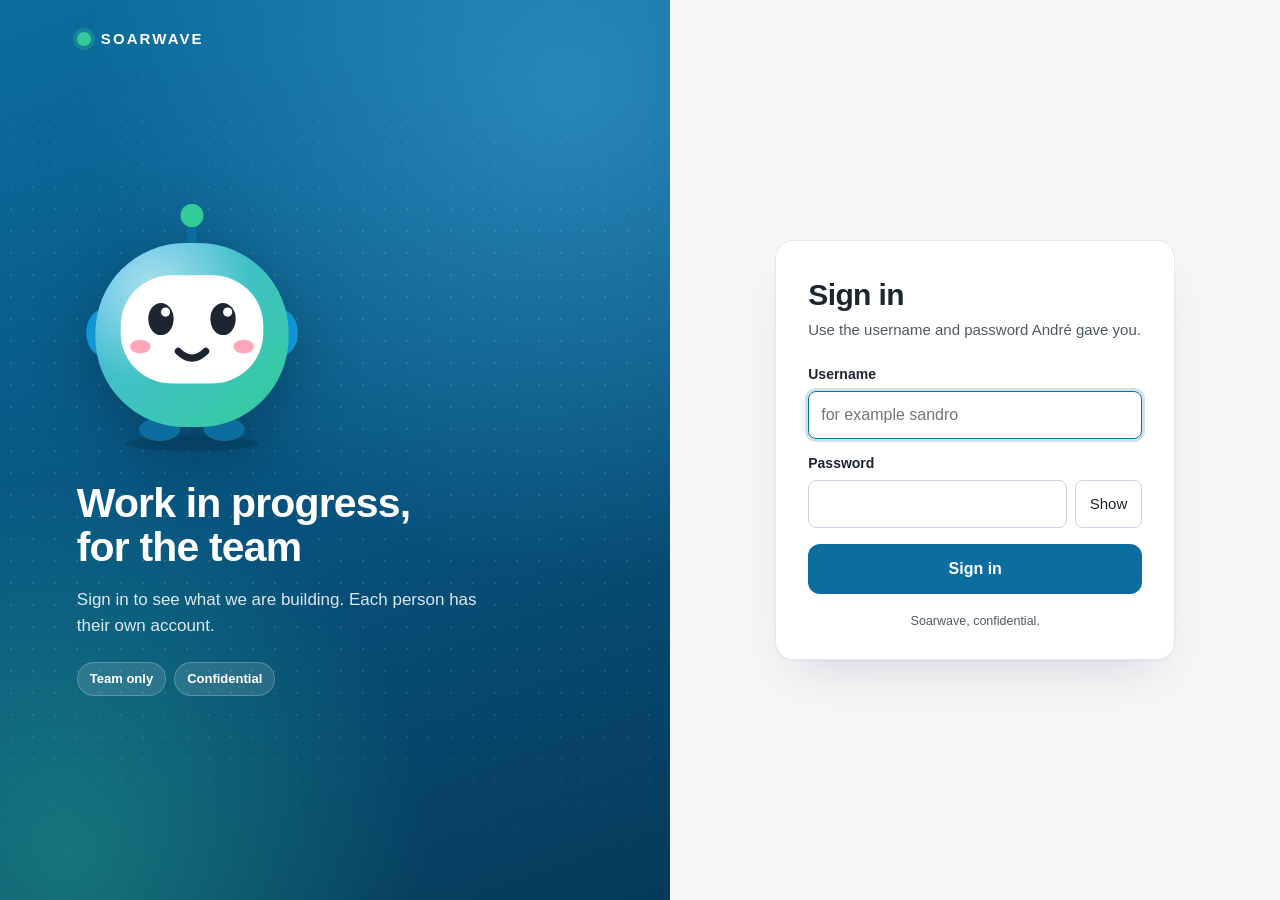
<file: index.html>
<!doctype html>
<html lang="en">
<head>
<meta charset="utf-8">
<meta name="viewport" content="width=device-width, initial-scale=1, viewport-fit=cover">
<meta http-equiv="Content-Security-Policy" content="default-src 'self'; img-src 'self' blob:; connect-src 'self'; style-src 'self'; script-src 'self'; object-src 'none'; base-uri 'none'; form-action 'none'">
<meta name="referrer" content="no-referrer">
<meta name="robots" content="noindex, nofollow, noarchive">
<meta name="color-scheme" content="light">
<title>Sign in</title>
<link rel="icon" href="favicon.svg" type="image/svg+xml">
<link rel="stylesheet" href="style.css">
<script src="app.js" defer></script>
</head>
<body>
<main id="login" class="login" hidden>
  <section class="login-hero" aria-hidden="true">
    <div class="hero-brand"><span class="hero-dot"></span>SOARWAVE</div>
    <svg class="buddy" viewBox="0 0 200 220" width="200" height="220">
      <defs>
        <linearGradient id="bodyg" x1="0" y1="0" x2="1" y2="1"><stop offset="0" stop-color="#4CB8EC"/><stop offset="1" stop-color="#33CC99"/></linearGradient>
        <radialGradient id="shine" cx="0.3" cy="0.25" r="0.5"><stop offset="0" stop-color="#ffffff" stop-opacity=".55"/><stop offset="1" stop-color="#ffffff" stop-opacity="0"/></radialGradient>
      </defs>
      <ellipse cx="100" cy="208" rx="58" ry="7" fill="#06324a" opacity=".35"/>
      <g class="buddy-bob">
        <rect x="96" y="12" width="8" height="30" rx="4" fill="#0B6E9E"/>
        <circle class="bulb" cx="100" cy="10" r="10" fill="#33CC99"/>
        <ellipse cx="22" cy="112" rx="14" ry="20" fill="#1195D4"/>
        <ellipse class="wave" cx="178" cy="112" rx="14" ry="20" fill="#1195D4"/>
        <ellipse cx="72" cy="196" rx="18" ry="10" fill="#0B6E9E"/>
        <ellipse cx="128" cy="196" rx="18" ry="10" fill="#0B6E9E"/>
        <rect x="16" y="34" width="168" height="160" rx="78" fill="url(#bodyg)"/>
        <rect x="16" y="34" width="168" height="160" rx="78" fill="url(#shine)"/>
        <rect x="38" y="62" width="124" height="94" rx="44" fill="#ffffff"/>
        <ellipse class="eye" cx="73" cy="100" rx="11" ry="14" fill="#1D2630"/>
        <ellipse class="eye" cx="127" cy="100" rx="11" ry="14" fill="#1D2630"/>
        <circle cx="77" cy="94" r="4" fill="#fff"/><circle cx="131" cy="94" r="4" fill="#fff"/>
        <ellipse cx="55" cy="124" rx="9" ry="6" fill="#FF9DB0" opacity=".9"/>
        <ellipse cx="145" cy="124" rx="9" ry="6" fill="#FF9DB0" opacity=".9"/>
        <path d="M88 128 Q100 140 112 128" stroke="#1D2630" stroke-width="6" fill="none" stroke-linecap="round"/>
      </g>
    </svg>
    <h2 class="hero-title">Work in progress, for the team</h2>
    <p class="hero-text">Sign in to see what we are building. Each person has their own account.</p>
    <ul class="hero-facts"><li>Team only</li><li>Confidential</li></ul>
  </section>
  <section class="login-side">
    <form id="login-form" class="login-card" method="post" novalidate>
      <h1>Sign in</h1>
      <p class="login-sub">Use the username and password André gave you.</p>
      <label for="user">Username</label>
      <input id="user" name="username" type="text" autocomplete="username" autocapitalize="none" autocorrect="off" spellcheck="false" placeholder="for example sandro" required>
      <label for="pass">Password</label>
      <div class="pass-wrap">
        <input id="pass" name="password" type="password" autocomplete="current-password" autocapitalize="none" autocorrect="off" spellcheck="false" required>
        <button id="toggle-pass" class="ghost" type="button" aria-controls="pass" aria-pressed="false">Show</button>
      </div>
      <p id="login-error" class="error" role="alert" aria-live="assertive"></p>
      <button id="login-btn" class="primary" type="submit">Sign in</button>
      <p class="login-foot">Soarwave, confidential.</p>
    </form>
  </section>
</main>

<div id="app" hidden>
  <header class="top">
    <div class="top-title">
      <span class="mark" aria-hidden="true"></span>
      <span id="app-title"></span>
    </div>
    <div class="top-right">
      <span id="who" class="who"></span>
      <button id="signout" class="ghost" type="button">Sign out</button>
    </div>
  </header>
  <p class="notice" id="notice"></p>
  <div id="rows"></div>
  <footer class="foot" id="foot"></footer>
</div>

<div id="viewer" class="viewer" hidden role="dialog" aria-modal="true" aria-labelledby="v-title">
  <div class="v-bar">
    <button id="v-close" class="vbtn" type="button" aria-label="Close">Close</button>
    <div class="v-caption"><span id="v-title"></span><span id="v-count" class="v-count"></span></div>
    <div class="v-zoom">
      <button id="v-out" class="vbtn" type="button" aria-label="Zoom out">&minus;</button>
      <button id="v-fit" class="vbtn" type="button" aria-label="Fit to screen">Fit</button>
      <button id="v-in" class="vbtn" type="button" aria-label="Zoom in">+</button>
    </div>
  </div>
  <div id="v-stage" class="v-stage">
    <img id="v-img" alt="" draggable="false">
    <p id="v-loading" class="v-loading" hidden>Loading</p>
  </div>
  <button id="v-prev" class="vnav vprev" type="button" aria-label="Previous board">&#8249;</button>
  <button id="v-next" class="vnav vnext" type="button" aria-label="Next board">&#8250;</button>
</div>
<noscript><p class="noscript">This page needs JavaScript to sign in.</p></noscript>
</body>
</html>
</file>
<file: style.css>
:root {
  --brand: #0B6E9E;
  --brand-hover: #075274;
  --ink: #1D2630;
  --ink-muted: #4B5B66;
  --line: #E2E8F0;
  --edge: #CBD5E1;
  --page: #F6F6F8;
  --card: #FFFFFF;
  --error: #B91C1C;
  --error-bg: #FEF2F2;
  --stage: #0B0F17;
  --font: -apple-system, BlinkMacSystemFont, "Segoe UI", Roboto, "Helvetica Neue", Arial, system-ui, sans-serif;
  --radius: 12px;
}
* { box-sizing: border-box; }
[hidden] { display: none !important; }
html { -webkit-text-size-adjust: 100%; }
body {
  margin: 0;
  background: var(--page);
  color: var(--ink);
  font: 16px/1.5 var(--font);
}
button { font: inherit; cursor: pointer; }
:focus-visible { outline: 3px solid var(--brand); outline-offset: 2px; }

/* Sign in */
.login {
  min-height: 100vh;
  min-height: 100dvh;
  display: grid;
  place-items: center;
  padding: 24px 16px;
}
.login-card {
  width: 100%;
  max-width: 380px;
  background: var(--card);
  border: 1px solid var(--line);
  border-radius: var(--radius);
  padding: 28px 24px 24px;
  box-shadow: 0 1px 2px rgba(29, 38, 48, .06), 0 8px 24px rgba(29, 38, 48, .06);
}
.login-card h1 { margin: 0 0 4px; font-size: 24px; line-height: 1.2; letter-spacing: -.01em; }
.login-sub { margin: 0 0 20px; color: var(--ink-muted); font-size: 15px; }
.login-card label { display: block; font-weight: 600; font-size: 14px; margin: 14px 0 6px; }
.login-card input {
  width: 100%;
  font: inherit;
  font-size: 16px;
  color: var(--ink);
  background: #fff;
  border: 1px solid var(--edge);
  border-radius: 8px;
  padding: 10px 12px;
  min-height: 44px;
}
.login-card input:focus { border-color: var(--brand); outline: 3px solid rgba(11, 110, 158, .2); outline-offset: 0; }
.login-card input[aria-invalid="true"] { border-color: var(--error); }
.pass-wrap { display: flex; gap: 8px; }
.pass-wrap input { flex: 1; min-width: 0; }
.ghost {
  background: transparent;
  border: 1px solid var(--edge);
  border-radius: 8px;
  color: var(--ink);
  padding: 8px 14px;
  min-height: 44px;
  font-size: 15px;
  white-space: nowrap;
}
.ghost:hover { border-color: var(--ink-muted); }
.primary {
  width: 100%;
  margin-top: 4px;
  min-height: 46px;
  border: 0;
  border-radius: 8px;
  background: var(--brand);
  color: #fff;
  font-weight: 600;
  font-size: 16px;
}
.primary:hover { background: var(--brand-hover); }
.primary:disabled { opacity: .7; cursor: progress; }
.error {
  min-height: 0;
  margin: 14px 0 10px;
  font-size: 14px;
  color: var(--error);
}
.error:empty { margin: 10px 0 6px; }
.error:not(:empty) { background: var(--error-bg); border-radius: 8px; padding: 10px 12px; }
.noscript { text-align: center; padding: 40px 16px; }

/* App */
.top {
  position: sticky;
  top: 0;
  z-index: 5;
  display: flex;
  align-items: center;
  justify-content: space-between;
  gap: 12px;
  padding: 10px 24px;
  padding-top: max(10px, env(safe-area-inset-top));
  background: rgba(255, 255, 255, .94);
  border-bottom: 1px solid var(--line);
  backdrop-filter: saturate(1.4) blur(8px);
  -webkit-backdrop-filter: saturate(1.4) blur(8px);
}
.top-title { display: flex; align-items: center; gap: 10px; font-weight: 700; font-size: 18px; min-width: 0; }
.top-title span:last-child { overflow: hidden; text-overflow: ellipsis; white-space: nowrap; }
.mark { width: 14px; height: 14px; border-radius: 4px; background: var(--brand); flex: none; }
.top-right { display: flex; align-items: center; gap: 12px; flex: none; }
.who { color: var(--ink-muted); font-size: 14px; }
.notice {
  margin: 16px 24px 0;
  font-size: 14px;
  color: var(--ink-muted);
}
#rows { padding: 8px 24px 24px; }
.row { margin-top: 28px; }
.row h2 { margin: 0 0 12px; font-size: 19px; line-height: 1.3; letter-spacing: -.01em; }
.grid {
  display: grid;
  grid-template-columns: repeat(auto-fill, minmax(260px, 1fr));
  gap: 16px;
}
.card {
  display: flex;
  flex-direction: column;
  text-align: left;
  padding: 0;
  background: var(--card);
  border: 1px solid var(--line);
  border-radius: var(--radius);
  overflow: hidden;
  color: inherit;
  transition: border-color .15s, box-shadow .15s;
}
.card:hover { border-color: var(--edge); box-shadow: 0 6px 18px rgba(29, 38, 48, .08); }
.thumb {
  aspect-ratio: 16 / 10;
  background: #EDF0F2;
  overflow: hidden;
  border-bottom: 1px solid var(--line);
}
.thumb img { width: 100%; height: 100%; object-fit: cover; object-position: top left; display: block; }
.card-text { padding: 10px 12px 12px; }
.card-title { display: block; font-size: 15px; font-weight: 600; line-height: 1.35; }
.card-meta { display: block; font-size: 13px; color: var(--ink-muted); margin-top: 2px; }
.foot {
  border-top: 1px solid var(--line);
  margin: 8px 24px 0;
  padding: 16px 0 32px;
  padding-bottom: max(32px, env(safe-area-inset-bottom));
  font-size: 13px;
  color: var(--ink-muted);
}

/* Viewer */
body.viewing { overflow: hidden; }
.viewer {
  position: fixed;
  inset: 0;
  z-index: 20;
  background: var(--stage);
  color: #fff;
  display: flex;
  flex-direction: column;
}
.v-bar {
  display: flex;
  align-items: center;
  gap: 12px;
  padding: 8px 12px;
  padding-top: max(8px, env(safe-area-inset-top));
  background: rgba(11, 15, 23, .92);
  border-bottom: 1px solid #1F2937;
  z-index: 2;
}
.v-caption { flex: 1; min-width: 0; display: flex; flex-direction: column; line-height: 1.25; }
#v-title { font-weight: 600; font-size: 15px; overflow: hidden; text-overflow: ellipsis; white-space: nowrap; }
.v-count { font-size: 12px; color: #94A3B8; }
.v-zoom { display: flex; gap: 6px; flex: none; }
.vbtn {
  min-width: 44px;
  min-height: 40px;
  padding: 6px 12px;
  border-radius: 8px;
  border: 1px solid #334155;
  background: #111827;
  color: #fff;
  font-size: 15px;
}
.vbtn:hover { background: #1F2937; }
.v-stage {
  position: relative;
  flex: 1;
  overflow: hidden;
  touch-action: none;
  cursor: grab;
  user-select: none;
  -webkit-user-select: none;
}
.v-stage.dragging { cursor: grabbing; }
#v-img {
  position: absolute;
  left: 0;
  top: 0;
  transform-origin: 0 0;
  max-width: none;
  background: #fff;
  box-shadow: 0 0 0 1px #1F2937;
  -webkit-user-drag: none;
}
.v-loading {
  position: absolute;
  left: 50%;
  top: 50%;
  transform: translate(-50%, -50%);
  margin: 0;
  padding: 6px 12px;
  border-radius: 8px;
  background: rgba(0, 0, 0, .6);
  font-size: 14px;
}
.vnav {
  position: absolute;
  top: 50%;
  z-index: 2;
  width: 48px;
  height: 64px;
  margin-top: -32px;
  border: 1px solid #334155;
  background: rgba(17, 24, 39, .85);
  color: #fff;
  font-size: 34px;
  line-height: 1;
  border-radius: 10px;
}
.vprev { left: 12px; }
.vnext { right: 12px; }
.vnav:disabled { opacity: .3; cursor: default; }

@media (max-width: 640px) {
  .top { padding: 8px 16px; padding-top: max(8px, env(safe-area-inset-top)); }
  .top-title { font-size: 16px; }
  .who { display: none; }
  .notice { margin: 12px 16px 0; }
  #rows { padding: 4px 16px 16px; }
  .row { margin-top: 22px; }
  .row h2 { font-size: 17px; }
  .grid { grid-template-columns: 1fr; gap: 12px; }
  .foot { margin: 8px 16px 0; }
  .v-bar { gap: 8px; padding: 6px 8px; }
  .vbtn { min-width: 40px; padding: 6px 8px; }
  .vnav {
    top: auto;
    bottom: max(12px, env(safe-area-inset-bottom));
    margin-top: 0;
    width: 52px;
    height: 48px;
    font-size: 28px;
  }
}
@media (prefers-reduced-motion: reduce) { * { transition: none !important; } }


/* ===== Sign in, redesigned 18 Nov 2026 ===== */
.login { min-height: 100vh; min-height: 100dvh; display: grid; grid-template-columns: minmax(0, 1.1fr) minmax(0, 1fr); padding: 0; place-items: stretch; background: var(--page); }
.login-hero { position: relative; overflow: hidden; display: flex; flex-direction: column; justify-content: center; gap: 18px; padding: 56px max(32px, 6vw); color: #fff;
  background: radial-gradient(120% 90% at 85% 10%, rgba(76, 184, 236, .45), transparent 60%), radial-gradient(90% 70% at 10% 95%, rgba(51, 204, 153, .35), transparent 60%), linear-gradient(160deg, #0B6E9E 0%, #07507a 60%, #053a59 100%); }
.login-hero::after { content: ""; position: absolute; inset: 0; background-image: radial-gradient(rgba(255,255,255,.12) 1px, transparent 1.4px); background-size: 22px 22px; mask-image: linear-gradient(180deg, transparent, #000 30%, #000 70%, transparent); -webkit-mask-image: linear-gradient(180deg, transparent, #000 30%, #000 70%, transparent); pointer-events: none; }
.hero-brand { position: absolute; top: 28px; left: max(32px, 6vw); display: flex; align-items: center; gap: 10px; font-weight: 700; letter-spacing: .14em; font-size: 15px; }
.hero-dot { width: 14px; height: 14px; border-radius: 50%; background: #33CC99; box-shadow: 0 0 0 4px rgba(51, 204, 153, .25); }
.buddy { width: clamp(150px, 18vw, 230px); height: auto; filter: drop-shadow(0 18px 30px rgba(3, 30, 48, .35)); position: relative; z-index: 1; }
.buddy-bob { animation: bob 3.2s ease-in-out infinite; transform-origin: 100px 190px; }
.buddy .eye { animation: blink 5s infinite; transform-box: fill-box; transform-origin: center; }
.buddy .bulb { animation: glow 2.4s ease-in-out infinite; }
.buddy .wave { animation: wave 6s ease-in-out infinite; transform-box: fill-box; transform-origin: 20% 80%; }
@keyframes bob { 0%, 100% { transform: translateY(0); } 50% { transform: translateY(-7px); } }
@keyframes blink { 0%, 92%, 100% { transform: scaleY(1); } 95% { transform: scaleY(.1); } }
@keyframes glow { 0%, 100% { opacity: 1; } 50% { opacity: .6; } }
@keyframes wave { 0%, 80%, 100% { transform: rotate(0); } 85% { transform: rotate(-22deg); } 90% { transform: rotate(8deg); } 95% { transform: rotate(-16deg); } }
.hero-title { margin: 6px 0 0; font-size: clamp(28px, 3.2vw, 44px); line-height: 1.08; letter-spacing: -.02em; max-width: 16ch; position: relative; z-index: 1; }
.hero-text { margin: 0; max-width: 46ch; font-size: 17px; color: rgba(255, 255, 255, .86); position: relative; z-index: 1; }
.hero-facts { list-style: none; margin: 6px 0 0; padding: 0; display: flex; flex-wrap: wrap; gap: 8px; position: relative; z-index: 1; }
.hero-facts li { font-size: 13px; font-weight: 600; padding: 6px 12px; border-radius: 999px; background: rgba(255, 255, 255, .12); border: 1px solid rgba(255, 255, 255, .22); }
.login-side { display: grid; place-items: center; padding: 40px 24px; }
.login-card { width: 100%; max-width: 400px; background: var(--card); border: 1px solid var(--line); border-radius: 18px; padding: 36px 32px 28px; box-shadow: 0 1px 2px rgba(15, 23, 42, .04), 0 24px 48px -24px rgba(15, 23, 42, .18); }
.login-card h1 { font-size: 30px; margin: 0 0 6px; letter-spacing: -.02em; }
.login-sub { margin: 0 0 22px; }
.login-card input { height: 48px; font-size: 16px; }
.login-card .primary { width: 100%; height: 50px; margin-top: 6px; font-size: 16px; font-weight: 600; border-radius: 12px; }
.login-foot { margin: 18px 0 0; color: var(--ink-muted); font-size: 12.5px; text-align: center; }
@media (max-width: 860px) {
  .login { grid-template-columns: minmax(0, 1fr); }
  .login-hero { padding: 76px 24px 32px; align-items: center; text-align: center; gap: 12px; }
  .hero-brand { left: 24px; }
  .buddy { width: 120px; }
  .hero-text { font-size: 15px; }
  .hero-facts { justify-content: center; }
  .login-side { padding: 24px 16px 40px; }
  .login-card { padding: 28px 22px 22px; }
}
@media (prefers-reduced-motion: reduce) { .buddy-bob, .buddy .eye, .buddy .bulb, .buddy .wave { animation: none; } }
</file>
